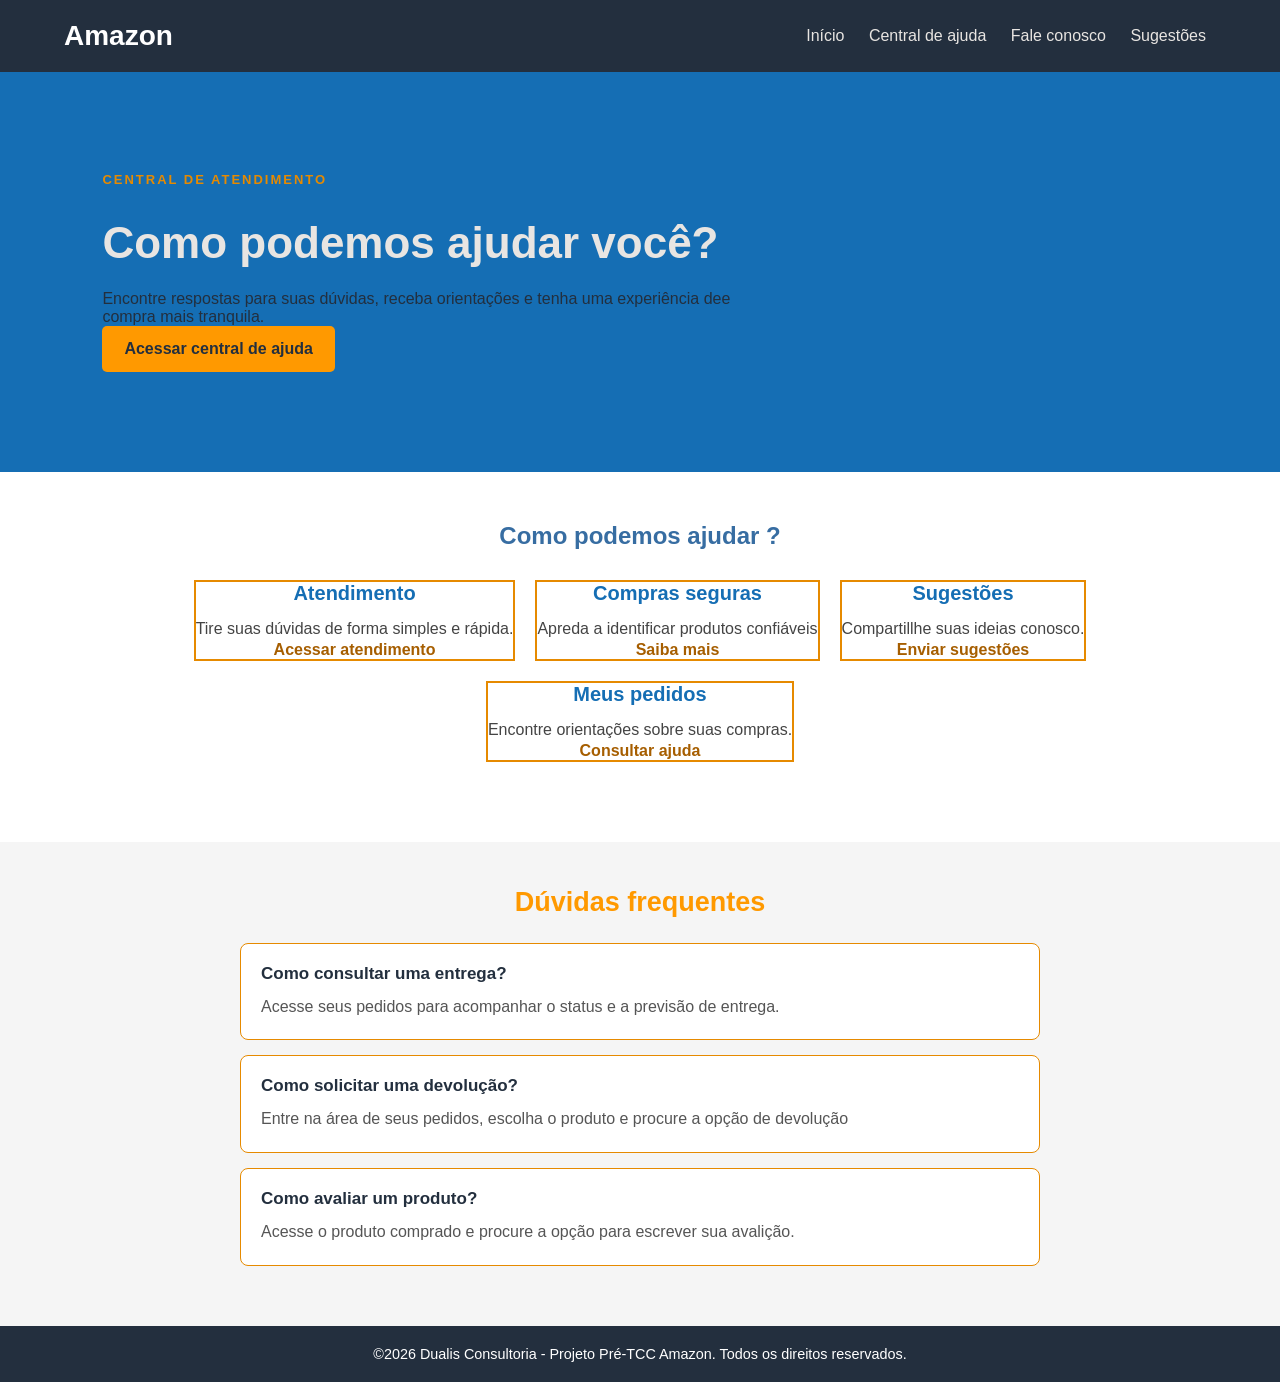
<file: index.html>
<!DOCTYPE html>
<html lang="pt-br">
<head>
    <meta charset="UTF-8">
    <meta name="viewport" content="width=device-width, initial-scale=1.0">
    <link rel="stylesheet" href="./Style.css">
    <link rel="stylesheet" href="./Ajuda.css">
    <title>Amazon</title>
</head>
<body>
    <header class="cabecalho">
        <div class="logo">
            <h2>Amazon</h2>
        </div>

        </div>
        <nav class="Menu">
            <a href="./index.html">Início</a>
            <a href="./Ajuda.html">Central de ajuda</a>
            <a href="./contatos.html">Fale conosco</a>
            <a href="./login.html">Sugestões</a>
        </nav>
    </header>
    <main>

     <section class="destaque">
        <div class="conteudo-destaque">
        
             <p class="subtitulo">
                CENTRAL DE ATENDIMENTO
                </p>
            <h1 class="cc">Como podemos ajudar você?</h1>
            <p class="descricao">
                Encontre respostas para suas dúvidas, receba orientações e tenha uma experiência dee compra mais tranquila.
            </p>
            <a href="Ajuda.html" class="botao-destaque">Acessar central de ajuda</a>

    </div>
      
     </section>

     <section class="acessos">
        <h2>Como podemos ajudar ?</h2>
        <p Escolha uma opção para encontrar a ajuda que precisa.> 
            <div class="container-cards">
                <article class="card-ajuda">
                    <h3>Atendimento</h3>
                    <p>Tire suas dúvidas de forma simples e rápida.</p>
                    <a href="#">Acessar atendimento</a>
                </article>
                 <article class="card-ajuda">
                    <h3>Compras seguras</h3>
                    <p>Apreda a identificar produtos confiáveis</p>
                    <a href="#">Saiba mais</a>
                </article>
                <article class="card-ajuda">
                    <h3>Sugestões</h3>
                    <p>Compartillhe suas ideias conosco.</p>
                    <a href="#">Enviar sugestões</a>
                </article>
                <article class="card-ajuda">
                    <h3>Meus pedidos</h3>
                    <p>Encontre orientações sobre suas compras.</p>
                    <a href="#">Consultar ajuda</a>
                </article>
            </div>

     </section>
     <section class="duvidas">
        <h2>Dúvidas frequentes</h2>
        <article class="pergunta">
            <h3> Como consultar uma entrega?</h3>
            <p>Acesse seus pedidos para acompanhar o status e a previsão de entrega.</p>
        </article>
       <article class="pergunta">
            <h3> Como solicitar uma devolução?</h3>
            <p>Entre na área de seus pedidos, escolha o produto e procure a opção de devolução </p>
        </article>
        <article class="pergunta">
            <h3> Como avaliar um produto?</h3>
            <p>Acesse o produto comprado e procure a opção para escrever sua avalição.</p>
        </article>

     </section>

    </main>
    <footer class="rodape">
        <p>&copy;2026 Dualis Consultoria - Projeto Pré-TCC Amazon. Todos os direitos reservados.
        </p>

    </footer>
</body>
</html>
</file>
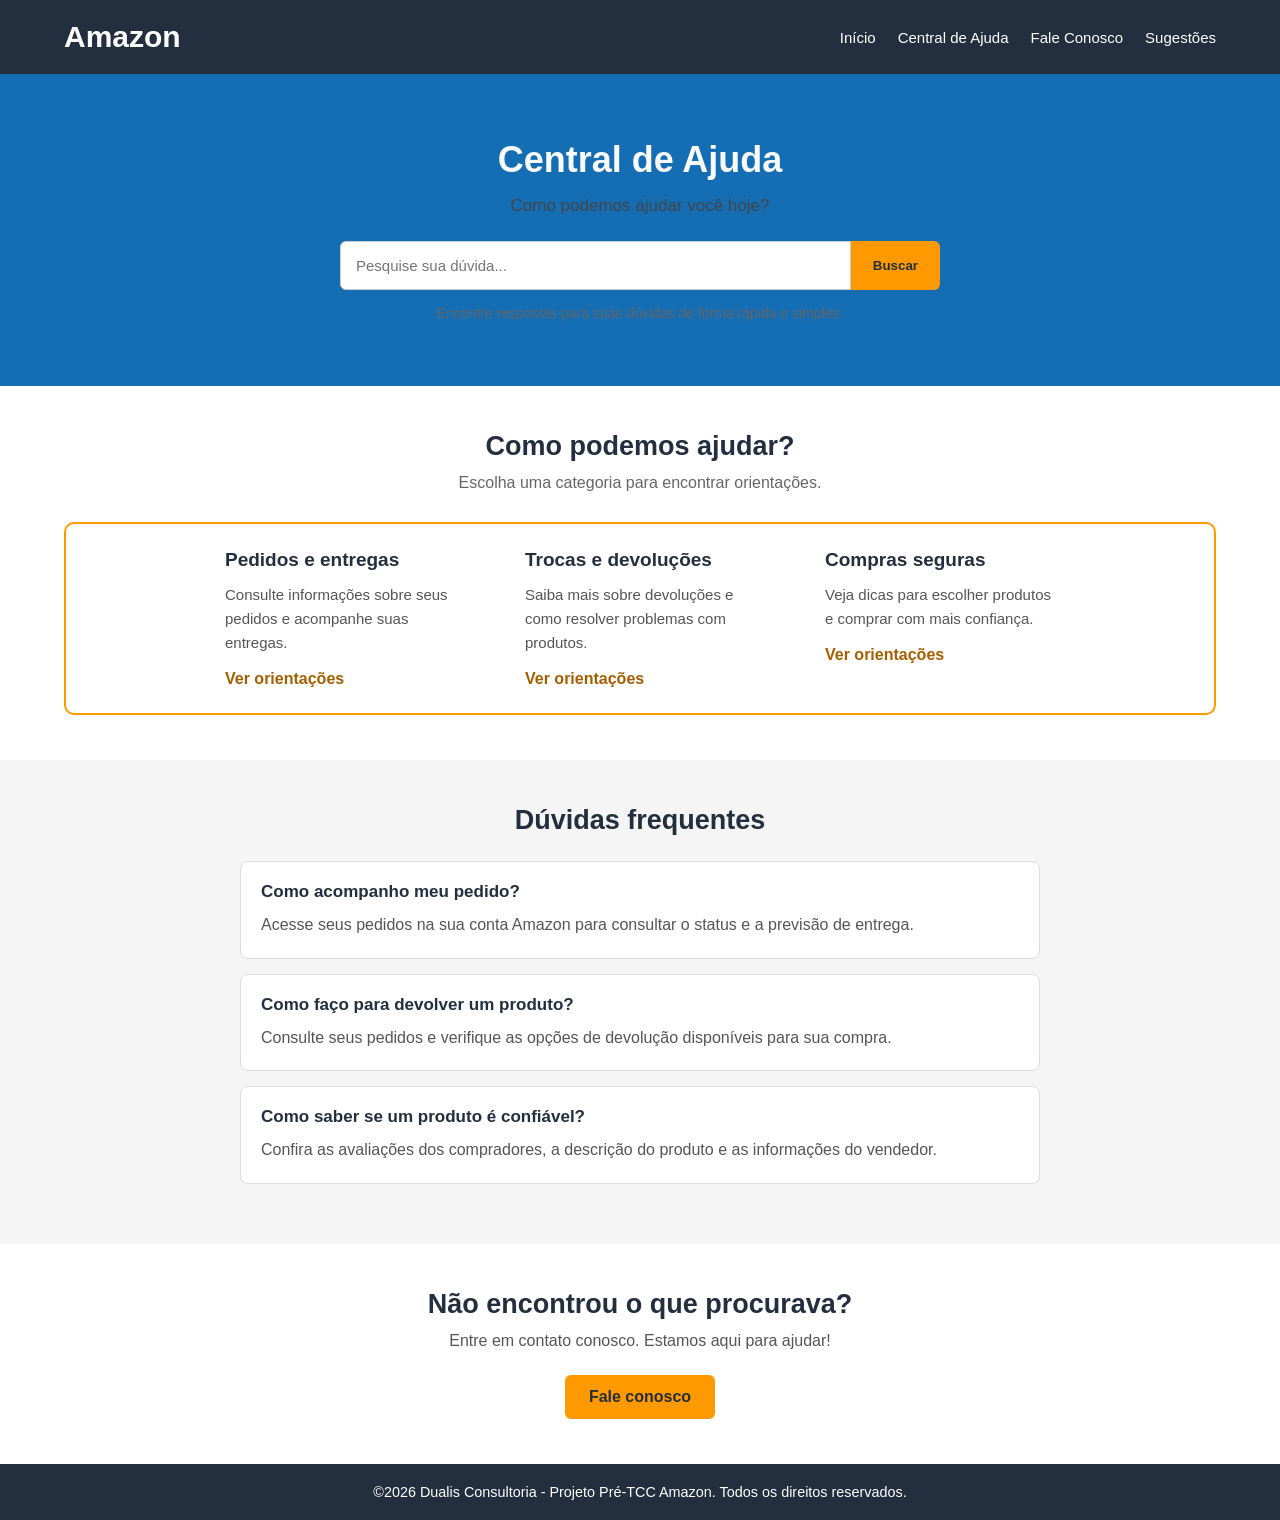
<file: Ajuda.html>
<!DOCTYPE html>
<html lang="pt-BR">
<head>
    <meta charset="UTF-8">
    <meta name="viewport" content="width=device-width, initial-scale=1.0">
    <title>Amazon</title>
    <link rel="stylesheet" href="./Ajuda.css">
</head>
<body>

    <header class="cabecalho">
        <a href="index.html" class="logo">Amazon</a>

        <nav class="menu">
            <a href="./index.html">Início</a>
            <a href="./Ajuda.html">Central de Ajuda</a>
            <a href="./contatos.html">Fale Conosco</a>
            <a href="./login.html">Sugestões</a>
        </nav>
    </header>

    <main>
        <section class="area-busca">
            <h1>Central de Ajuda</h1>

            <p>
                Como podemos ajudar você hoje?
            </p>

            <form class="busca">
                <input type="search"
                    placeholder="Pesquise sua dúvida...">

                <button type="button">Buscar</button>
            </form>

            <p class="texto-busca">
                Encontre respostas para suas dúvidas
                de forma rápida e simples.
            </p>
        </section>

        <section class="categorias">
            <h2>Como podemos ajudar?</h2>

            <p class="subtitulo">
                Escolha uma categoria para encontrar orientações.
            </p>

            <div class="lista-categorias">

                <article class="categoria">
                    <h3>Pedidos e entregas</h3>
                    <p>
                        Consulte informações sobre seus pedidos
                        e acompanhe suas entregas.
                    </p>
                    <a href="#duvidas">Ver orientações</a>
                </article>

                <article class="categoria">
                    <h3>Trocas e devoluções</h3>
                    <p>
                        Saiba mais sobre devoluções e
                        como resolver problemas com produtos.
                    </p>
                    <a href="#duvidas">Ver orientações</a>
                </article>

                <article class="categoria">
                    <h3>Compras seguras</h3>
                    <p>
                        Veja dicas para escolher produtos
                        e comprar com mais confiança.
                    </p>
                    <a href="#duvidas">Ver orientações</a>
                </article>

            </div>
        </section>

        <section class="duvidas" id="duvidas">
            <h2>Dúvidas frequentes</h2>

            <article class="pergunta">
                <h3>Como acompanho meu pedido?</h3>
                <p>
                    Acesse seus pedidos na sua conta Amazon
                    para consultar o status e a previsão de entrega.
                </p>
            </article>

            <article class="pergunta">
                <h3>Como faço para devolver um produto?</h3>
                <p>
                    Consulte seus pedidos e verifique as opções
                    de devolução disponíveis para sua compra.
                </p>
            </article>

            <article class="pergunta">
                <h3>Como saber se um produto é confiável?</h3>
                <p>
                    Confira as avaliações dos compradores,
                    a descrição do produto e as informações do vendedor.
                </p>
            </article>
        </section>

        <section class="ajuda-final">
            <h2>Não encontrou o que procurava?</h2>
            <p>
                Entre em contato conosco. Estamos aqui para ajudar!
            </p>
            <a href="fale-conosco.html" class="botao-contato">
                Fale conosco
            </a>
        </section>
    </main>

    <footer class="rodape">
        <p>&copy;2026 Dualis Consultoria - Projeto Pré-TCC Amazon. Todos os direitos reservados.
        </p>

    </footer>

</body>
</html>
</file>
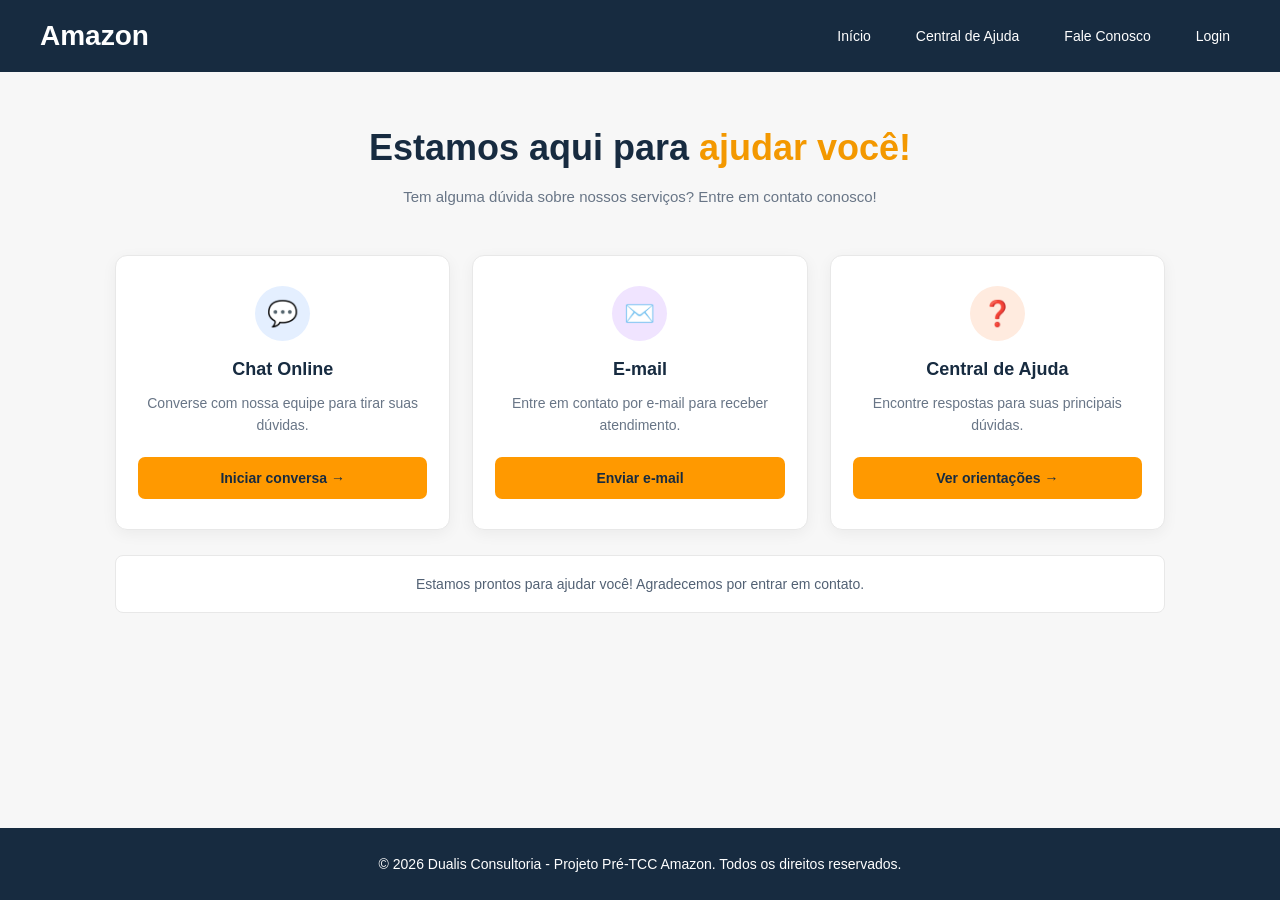
<file: contatos.html>
<!DOCTYPE html>
<html lang="pt-br">
<head>
    <meta charset="UTF-8">
    <meta name="viewport" content="width=device-width, initial-scale=1.0">

    <link rel="stylesheet" href="./Style.css">
    <link rel="stylesheet" href="./contatos.css">
    <title>Fale Conosco | Amazon</title>
</head>

<body>

    <!-- PARTE SUPERIOR -->
    <header class="cabecalho">
        <h2 class="logo">Amazon</h2>

        <nav>
            <a href="index.html">Início</a>
            <a href="Ajuda.html">Central de Ajuda</a>
            <a href="contatos.html">Fale Conosco</a>
            <a href="./login.html">Login</a>
        </nav>
    </header>

    <main>

        <!-- TÍTULO -->
        <section class="principal">
            <h1>Estamos aqui para <span>ajudar você!</span></h1>

            <p>
                Tem alguma dúvida sobre nossos serviços?
                Entre em contato conosco!
            </p>
        </section>

        <!-- OPÇÕES DE CONTATO -->
        <section class="contatos">

            <article class="card">
                <div class="icone azul">💬</div>

                <h3>Chat Online</h3>

                <p>
                    Converse com nossa equipe
                    para tirar suas dúvidas.
                </p>

                <button onclick="alert('O chat estará disponível em breve!')">
                    Iniciar conversa →
                </button>
            </article>

            <article class="card">
                <div class="icone roxo">✉️</div>

                <h3>E-mail</h3>

                <p>
                    Entre em contato por e-mail
                    para receber atendimento.
                </p>

                <a href="mailto:seuemail@exemplo.com">
                    Enviar e-mail
                </a>
            </article>

            <article class="card">
                <div class="icone laranja">❓</div>

                <h3>Central de Ajuda</h3>

                <p>
                    Encontre respostas para
                    suas principais dúvidas.
                </p>

                <a href="ajuda.html">
                    Ver orientações →
                </a>
            </article>

        </section>

        <!-- AVISO -->
        <section class="aviso">
            <p>
                Estamos prontos para ajudar você!
                Agradecemos por entrar em contato.
            </p>
        </section>

    </main>

    <!-- RODAPÉ -->
    <footer class="rodape">
        <p>
            &copy; 2026 Dualis Consultoria -
            Projeto Pré-TCC Amazon.
            Todos os direitos reservados.
        </p>
    </footer>

</body>
</html>
</file>
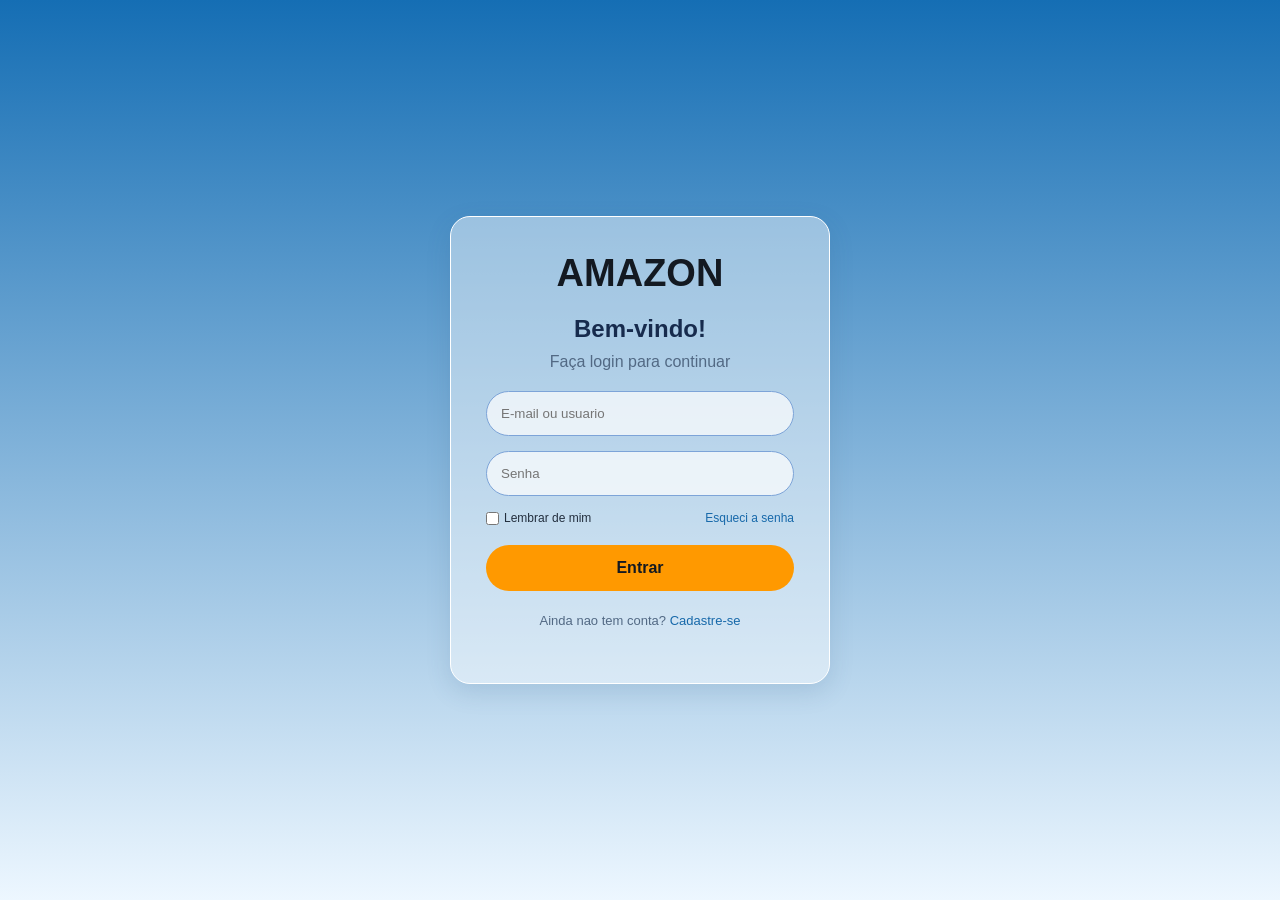
<file: login.html>
<!DOCTYPE html>
<html lang="pt-br">
<head>
    <meta charset="UTF-8">
    <meta name="viewport" content="width=device-width, initial-scale=1.0">
    <link rel="stylesheet" href="./Style.css">
    <link rel="stylesheet" href="./login.css">
    <title>login da Amazon</title>
</head>
<body>
     <div class="login">
        <h1>AMAZON<span></span></h1>
        <h2>Bem-vindo!</h2>
        <p>Faça login para continuar</p>

        <form>
            <input type="text" placeholder="E-mail ou usuario" required>

            <input type="password" placeholder="Senha" required>

            <div class="opcoes">
                <label>
                    <input type="checkbox">
                    Lembrar de mim
                </label>
                <a href="#">Esqueci a senha</a>
            </div>

            <button type="submit">Entrar</button>
        </form>

        <p class="cadastro">
            Ainda nao tem conta?
            <a href="#">Cadastre-se</a>
        </p>
</body>
</html>
</file>
<file: Style.css>
*{
    margin:0% ;
    padding: 0%;
    box-sizing: border-box;
}
body{
    font-family: Arial, Helvetica, sans-serif;
    background-color: #ffffff;
    color:#232f3e;
}
/* CABEÇALHO*/
.cabecalho {
    background-color: #232f3e;
    padding: 20px 5%;
    display: flex;
    flex-wrap: wrap;
    justify-content: space-between;
    align-items: center;
    color: #e8e5e2;
    gap: 15px;
}
a {
    color: #e8e5e2;
    text-decoration: none;
}
.logo {
    color: #ffffff !important;
    font-size: 30px;
    font-weight: bold;
    text-decoration: none;
}
.logo h2{
    color: #ffffff;
    font-size: 28px;
    flex-shrink: 0;
}
.pesquisa {
    display: flex;
    flex: 1;
    max-width: 380px;
    min-width: 180px;
}
.pesquisa input{
    width: 100%;
    padding: 12px;
    border:none;
    border-radius: 5px 0 0 5px;
    outline: none;
}
.pesquisa button{
    background-color: #ff9900;
    color:#232f3e;
    border: none;
    padding: 12px 16px;
    border-radius: 0 5px 5px 0;
    cursor: pointer;
}
/* MENU*/
.menu {
    display: flex;
    flex-wrap: wrap;
    gap: 22px;
}

.menu a {
    color: #ffffff;
    text-decoration: none;
    font-size: 15px;
}

.menu a:hover {
    color: #ff9900;
}
}
.
nav {
    background-color:#ff9900;
    padding: 25px;
}
nav a{
    margin: 0 10px;
}
nav ul {
display: flex;
gap: 20px;
list-style: none;
padding: 0;
margin: 0;
}
/* SEÇÃO DE DESTAQUE*/
 .destaque {
    background-color: #f3f4f6;
    padding: 100px 8%;
    display: flex;
    align-items: center;
 }
 .conteudo-destaque{
    max-width: 650px;
 }
 .subtitulo {
    color: #e68a00 !important;
    font-size: 13px ;
    font-weight: bold;
    letter-spacing: 2px;
    margin-bottom: 18px;
 }
 .cc{
    color: #e8e5e2  !important;
 }
 .destaque {
    background-color: #156eb4;
 }
 .destaque h1 {
  font-size: 44px;
  line-height:1.2;
  margin-bottom: 20px;
  color:#004a83;
  
}

.decricao {
    font-size: 18px;
    line-height:1.7 ;
    color:#ffffff;
    margin-bottom:28px ;
}
/* BOTÃO DE DESTAQUE*/
.botao-destaque {
    display: inline-block;
    background-color: #ff9900;
    color:#232f3e;
    text-decoration: none;
    padding: 14px 22px;
    border-radius: 5px;
    font-weight: bold;
    transition: 0.3s;
}
.botao-destaque:hover {
    background-color: #e68a00;
}
/* COMO AJUDAR*/
.acessos {
    padding: 50px 8%;
    background-color: #ffffff;
    text-align: center;
}
.acessos h2 {
    color: #376da2;
}
.container-cards {
display: flex;
flex-wrap: wrap;
justify-content: center;
gap: 20px;
margin-top: 30px;

}
 .container-ajuda {
background-color: #f5f5f5;
padding: 25px;
width: 220px;
text-align: left;
margin-top: 10%;
border:2px solid !important;
box-shadow: 0 3px 10px rgba(0,0,0,0.08); 
transition: 0.3s;
 }
 .card-ajuda h3{
    color: #232f3e;
    font-size: 20px;
    margin-bottom: 12px;
 }
 .card-ajuda h3 {
    color: #156eb4;
 }
 .card-ajuda p{
    color:#444444;
    line-height: 1.5;

 }
    .card-ajuda a{
        color:#a65e00;
        text-decoration: none;
        font-weight:bold ;
        text-decoration: none;
        margin-top: 10px;
    }
    .card-ajuda a:hover {
        transform: translateY(-5px);
        border-color: #ff9900;
        color: #232f3e;
        text-decoration: underline;
    }
    article.card-ajuda {
        border: 2px solid #e68a00!important;
        background-color: #ffffff !important;
    }
    /* DÚVIDAS FREQUENTES*/
    .duvidas {
        padding: 40px 20px;
        margin-top: 30px;
        background-color: #f3f4f6;
    }
    .duvidas h2{
        text-align: center;
        color:  #ff9900;
        margin-bottom: 25px;
    }
    .pergunta {
        border: 1px solid #e68a00 !important;
        border-radius: 8px;
        padding: 18px;
        margin:15px auto;
        max-width: 800px;
    }
    .pergunta h3 {
        color: #232f3e;
        font-size: 18px;
        margin-bottom: 10px;
    }
    .pergunta p {
        color:#444444;
        line-height: 1.6;
    }
    .rodape{
        width: 100%;
        margin-top: auto;
        padding: 20px;
        background-color: #232f3e;
        color:#ffffff;
        text-align: center;
        font-size: 0.9rem;
    }
</file>
<file: Ajuda.css>
* {
    margin: 0;
    padding: 0;
    box-sizing: border-box;
}

body {
    font-family: Arial, sans-serif;
    color: #232f3e;
    background-color: #ffffff;
}

/* CABEÇALHO */

.cabecalho {
    background-color: #232f3e;
    padding: 20px 5%;
    display: flex;
    flex-wrap: wrap;
    justify-content: space-between;
    align-items: center;
    gap: 15px;
}

.logo {
    color: #ffffff !important;
    font-size: 30px;
    font-weight: bold;
    text-decoration: none;
}

.menu {
    display: flex;
    flex-wrap: wrap;
    gap: 22px;
}

.menu a {
    color: #ffffff;
    text-decoration: none;
    font-size: 15px;
}

.menu a:hover {
    color: #ff9900;
}

/* ÁREA DE BUSCA */

.area-busca {
    background-color:  #156eb4;
    text-align: center;
    padding: 65px 20px;
}

.area-busca h1 {
    color: #f9fafb;
    font-size: 36px;
    margin-bottom: 15px;
}

.area-busca > p {
    font-size: 17px;
    color: #444444;
}

.busca {
    display: flex;
    justify-content: center;
    max-width: 600px;
    margin: 25px auto 15px;
}

.busca input {
    flex: 1;
    min-width: 0;
    padding: 15px;
    border: 1px solid #cccccc;
    border-radius: 6px 0 0 6px;
    font-size: 15px;
}

.busca button {
    background-color: #ff9900;
    color: #232f3e;
    border: none;
    padding: 0 22px;
    border-radius: 0 6px 6px 0;
    font-weight: bold;
    cursor: pointer;
}

.area-busca .texto-busca {
    font-size: 14px;
    color: #666666;
}

/* CATEGORIAS */

.categorias {
    padding: 45px 5%;
    text-align: center;
}

.categorias h2,
.duvidas h2,
.ajuda-final h2 {
    font-size: 27px;
    margin-bottom: 12px;
}

.subtitulo {
    color: #666666;
    margin-bottom: 30px;
}

.lista-categorias {
    display: flex;
    flex-wrap: wrap;
    justify-content: center;
    gap: 20px;
    border: 2px solid #ff9900;
    border-radius: 10px;
    
}

.categoria {
    background-color: #ffffff;
   
    padding: 25px;
    width: 280px;
    text-align: left;
}
.categoria h2 {
    color: #156eb4;
}
.categoria h3 {
    font-size: 19px;
    margin-bottom: 12px;
}

.categoria p {
    color: #555555;
    font-size: 15px;
    line-height: 1.6;
    margin-bottom: 15px;
}

.categoria a {
    color: #a65e00;
    text-decoration: none;
    font-weight: bold;
}

.categoria a:hover {
    text-decoration: underline;
}

/* DÚVIDAS FREQUENTES */

.duvidas {
    background-color: #f5f5f5;
    padding: 45px 5%;
}

.duvidas h2 {
    text-align: center;
    margin-bottom: 25px;
}

.pergunta {
    background-color: #ffffff;
    border: 1px solid #dddddd;
    border-radius: 8px;
    padding: 20px;
    max-width: 800px;
    margin: 15px auto;
}

.pergunta h3 {
    font-size: 17px;
    margin-bottom: 10px;
}

.pergunta p {
    color: #555555;
    line-height: 1.6;
}

/* CHAMADA PARA CONTATO */

.ajuda-final {
    padding: 45px 20px;
    text-align: center;
}

.ajuda-final p {
    color: #555555;
    margin-bottom: 25px;
}

.botao-contato {
    display: inline-block;
    background-color: #ff9900;
    color: #232f3e;
    text-decoration: none;
    padding: 13px 24px;
    border-radius: 6px;
    font-weight: bold;
}

.botao-contato:hover {
    background-color: #e68a00;
}

/* RODAPÉ */

.rodape{
        width: 100%;
        margin-top: auto;
        padding: 20px;
        background-color: #232f3e;
        color:#ffffff;
        text-align: center;
        font-size: 0.9rem;
    }
</file>
<file: contatos.css>
* {
    margin: 0;
    padding: 0;
    box-sizing: border-box;
}

body {
    font-family: Arial, sans-serif;
    background-color: #f7f7f7;
    color: #172b40;
    min-height: 100vh;
    display: flex;
    flex-direction: column;
}

/* CABEÇALHO AZUL */
.cabecalho {
    background-color: #172b40;
    color: white;
    padding: 20px 40px;
    display: flex;
    justify-content: space-between;
    align-items: center;
    gap: 20px;
}

.logo {
    color: white;
    font-size: 28px;
}

.cabecalho nav {
    display: flex;
    gap: 25px;
}

.cabecalho nav a {
    color: white;
    text-decoration: none;
    font-size: 14px;
    transition: 0.3s;
}

.cabecalho nav a:hover {
    color: #ff9900;
}

/* CONTEÚDO PRINCIPAL */
main {
    width: 100%;
    max-width: 1100px;
    margin: 0 auto;
    padding: 55px 25px;
    flex: 1;
}

/* TÍTULO */
.principal {
    text-align: center;
    margin-bottom: 45px;
}

.principal h1 {
    font-size: 36px;
    margin-bottom: 15px;
    color: #172b40;
}

.principal h1 span {
    color: #f39800;
}

.principal p {
    color: #687586;
    font-size: 15px;
    line-height: 1.7;
}

/* CARTÕES */
.contatos {
    display: grid;
    grid-template-columns: repeat(3, 1fr);
    gap: 22px;
}

.card {
    background-color: white;
    padding: 30px 22px;
    text-align: center;
    border-radius: 12px;
    border: 1px solid #e8e8e8;
    box-shadow: 0 4px 15px rgba(0, 0, 0, 0.05);
    transition: transform 0.3s;
}

.card:hover {
    transform: translateY(-5px);
}

.icone {
    width: 55px;
    height: 55px;
    margin: 0 auto 18px;
    border-radius: 50%;
    display: flex;
    justify-content: center;
    align-items: center;
    font-size: 25px;
}

.azul {
    background-color: #e4efff;
}

.roxo {
    background-color: #f0e4ff;
}

.laranja {
    background-color: #ffebdf;
}

.card h3 {
    margin-bottom: 12px;
    font-size: 18px;
}

.card p {
    color: #687586;
    font-size: 14px;
    line-height: 1.6;
    min-height: 45px;
    margin-bottom: 20px;
}

/* BOTÕES E LINKS DOS CARTÕES */
.card button,
.card a {
    display: block;
    width: 100%;
    padding: 13px;
    border: none;
    border-radius: 7px;
    background-color: #ff9900;
    color: #172b40;
    text-decoration: none;
    font-weight: bold;
    font-size: 14px;
    cursor: pointer;
}

.card a:hover,
.card button:hover {
    background-color: #f5ad35;
}

/* AVISO */
.aviso {
    background-color: white;
    border: 1px solid #e8e8e8;
    border-radius: 8px;
    padding: 20px;
    text-align: center;
    margin-top: 25px;
}

.aviso p {
    color: #526174;
    font-size: 14px;
}

/* RODAPÉ AZUL */
.rodape {
    background-color: #172b40;
    color: white;
    text-align: center;
    padding: 25px 15px;
    width: 100%;
    margin-top: auto;
}

.rodape p {
    margin: 0;
    font-size: 14px;
    line-height: 1.6;
}

/* ADAPTAÇÃO PARA CELULARES */
@media (max-width: 750px) {
    .cabecalho {
        flex-direction: column;
        padding: 20px;
    }

    .cabecalho nav {
        flex-wrap: wrap;
        justify-content: center;
        gap: 15px;
    }

    .contatos {
        grid-template-columns: 1fr;
    }

    .principal h1 {
        font-size: 28px;
    }

    main {
        padding: 40px 20px;
    }
}
</file>
<file: login.css>
*{
    margin: 0;
    padding: 0;
    box-sizing: border-box;
}

body {
    font-family: Arial, sans-serif;
    min-height: 100vh;
    display: flex;
    justify-content: center;
    align-items: center;
    background: linear-gradient(#156eb4, #edf7ff);
}

.login {
    width: 380px;
    padding: 35px;
    text-align: center;
    border: 1px solid white;
    border-radius: 20px;
    background: rgba(255, 255, 255, 0.45);
    box-shadow: 0 8px 25px rgba(50, 90, 130, 0.15);
}

.login h1 {
    color: #131921;
    font-size: 38px;
    margin-bottom: 20px;
}

.login h1 span {
    color: #ff9900;
}

.login h2 {
    color: #172b4d;
    margin-bottom: 10px;
}

.login p {
    color: #526984;
    margin-bottom: 20px;
}

.login form > input {
    width: 100%;
    padding: 14px;
    margin-bottom: 15px;
    border: 1px solid #7da4d8;
    border-radius: 25px;
    background: rgba(255, 255, 255, 0.7);
    outline: none;
}

.opcoes {
    display: flex;
    justify-content: space-between;
    align-items: center;
    font-size: 12px;
    margin-bottom: 20px;
}

.opcoes label {
    display: flex;
    align-items: center;
    gap: 5px;
}

a {
    color: #1769aa;
}

button {
    width: 100%;
    padding: 14px;
    border: none;
    border-radius: 25px;
    background: #ff9900;
    color: #131921;
    font-size: 16px;
    font-weight: bold;
    cursor: pointer;
}

button:hover {
    background: #f5a623;
}

.cadastro {
    margin-top: 22px;
    font-size: 13px;
}

@media (max-width: 420px)
{
    .login {
        width: 90%;
        padding: 25px;
    }

    .login h1 {
        font-size: 32px;
    }

    .login h2 {
        font-size: 18px;
    }
}
</file>
